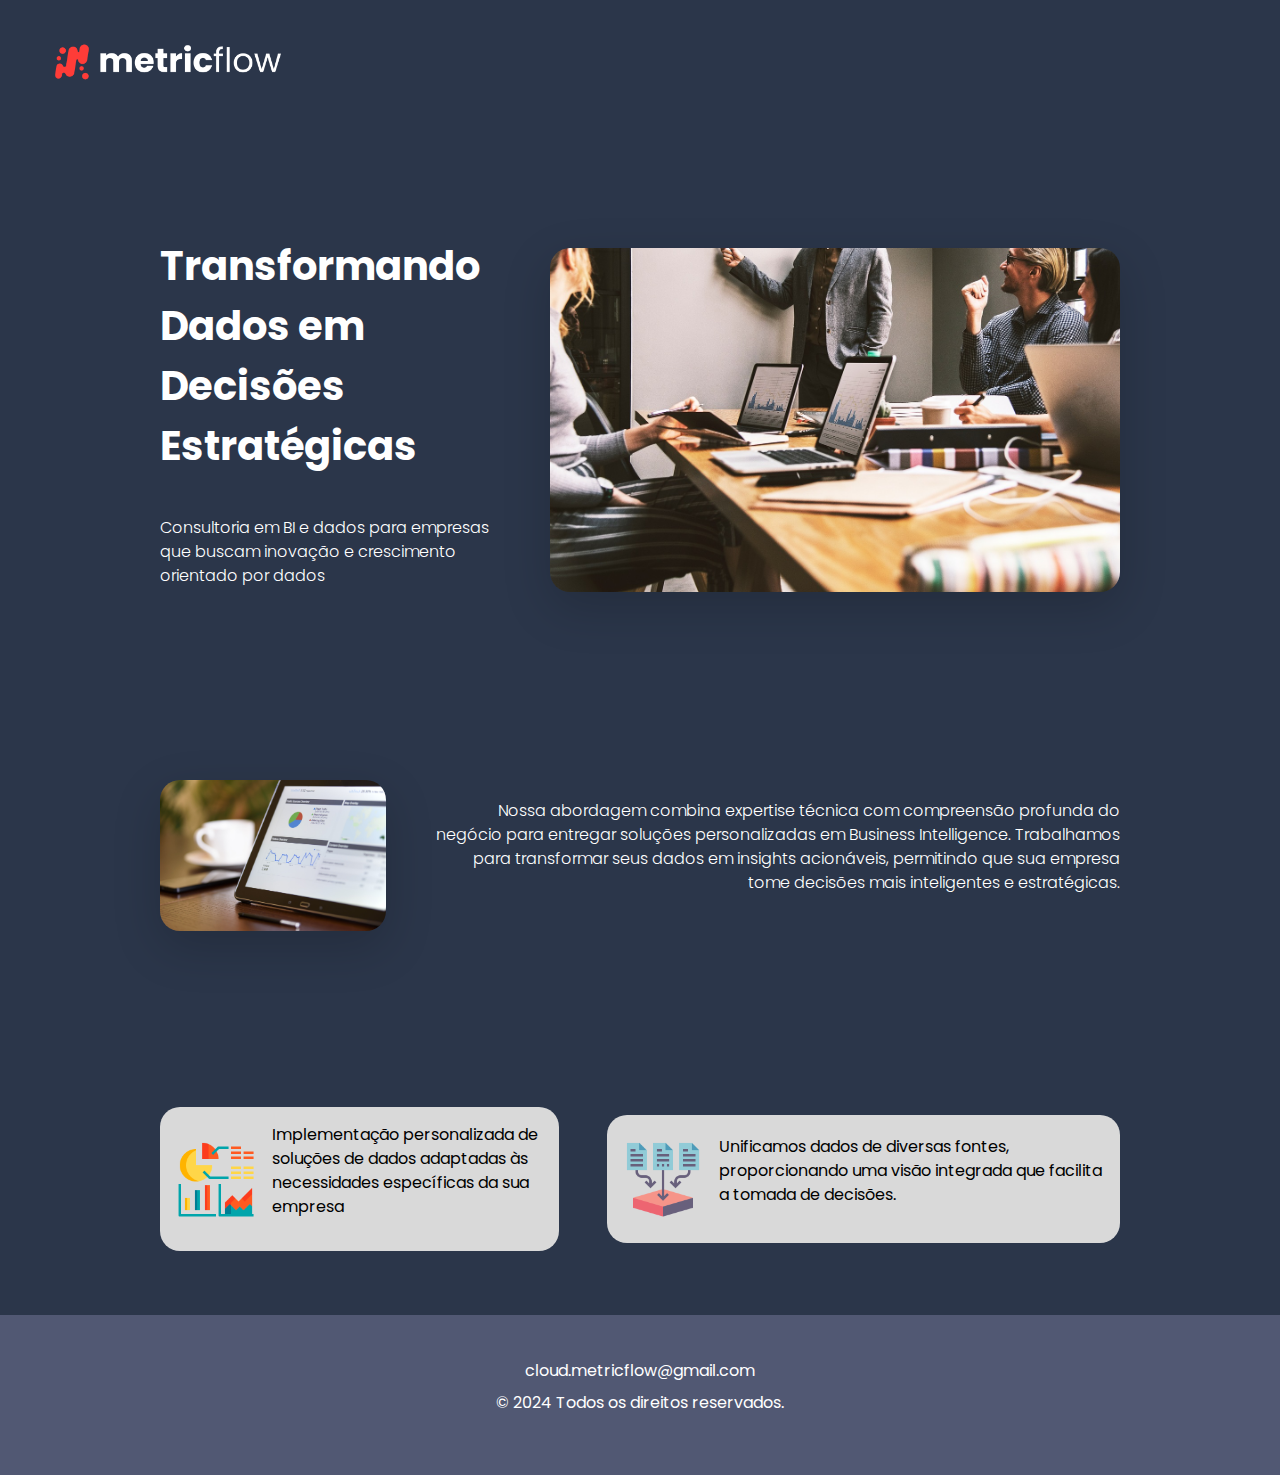
<file: index.html>
<!DOCTYPE html>
<html lang="pt-br">
<head>
    <meta charset="UTF-8">
    <meta name="viewport" content="width=device-width, initial-scale=1.0">
    <link rel="stylesheet" type="text/css" href="./styles/styles.css">
    <link rel="icon" href="./assets/favicon.ico" type="image/png">

    <link rel="preconnect" href="https://fonts.googleapis.com">
    <link rel="preconnect" href="https://fonts.gstatic.com" crossorigin>
    <link href="https://fonts.googleapis.com/css2?family=Poppins:wght@400;500;600;700&display=swap" rel="stylesheet">

    <title>Metricflow</title>

    <!-- Bootstrap CSS -->
    <link href="https://cdn.jsdelivr.net/npm/bootstrap@5.3.3/dist/css/bootstrap.min.css" rel="stylesheet">
</head>
<body>

<header class="navebar">
    <a href="">
        <img src="./assets/logotipo-branco.png" alt="Logo" />
    </a>
</header>
<main>
    <!-- Primeira seção -->
    <div class="content-wrapper">
        <div class="left-column">
            <div class="text-box">
                <h1 class="display-4 fw-bold text-white">Transformando Dados em Decisões Estratégicas</h1>
                <p class="lead text-white">Consultoria em BI e dados para empresas que buscam inovação e crescimento orientado por dados</p>
            </div>
        </div>
        
        <div class="right-column">
            <div class="image-container">
                <img src="./assets/img-escritorio.jpg" alt="Descrição da imagem" class="img-fluid shadow-lg">
            </div>
        </div>
    </div>

    <!-- Segunda seção -->
    <div class="content-wrapper">
        <div class="left-column">
            <div class="image-container">
                <img src="./assets/img2.jpg" alt="Visualização de dados" class="img-fluid shadow-lg">
            </div>
        </div>
        
        <div class="right-column">
            <div class="right-column-large">
                <p class="lead text-white">Nossa abordagem combina expertise técnica com compreensão profunda do negócio para entregar soluções personalizadas em Business Intelligence. Trabalhamos para transformar seus dados em insights acionáveis, permitindo que sua empresa tome decisões mais inteligentes e estratégicas.</p>
            </div>
        </div>
    </div>

    <!-- Terceira seção -->
    <div class="content-wrapper">
        <div class="left-column">
            <div class="feature-box">
                <div class="feature-content">
                    <img src="./assets/analysis.png" alt="Ícone de implementação">
                    <p>Implementação personalizada de soluções de dados adaptadas às necessidades específicas da sua empresa</p>
                </div>
            </div>
        </div>
        
        <div class="right-column">
            <div class="feature-box">
                <div class="feature-content d-flex align-items-center">
                    <img src="./assets/data-collection.png" alt="Ícone de unificação de dados">
                    <p>Unificamos dados de diversas fontes, proporcionando uma visão integrada que facilita a tomada de decisões.</p>
                </div>
            </div>
        </div>
    </div>

</main>

<footer>
    <div class="footer-content">
        <a href="mailto:cloud.metricflow@gmail.com">cloud.metricflow@gmail.com</a>
        <p>&copy; 2024 Todos os direitos reservados.</p>
    </div>

</footer>

<!-- Bootstrap JS e Popper.js (necessário para alguns componentes do Bootstrap) -->
<script src="https://cdn.jsdelivr.net/npm/bootstrap@5.3.3/dist/js/bootstrap.bundle.min.js"></script>

</body>
</html>
</file>
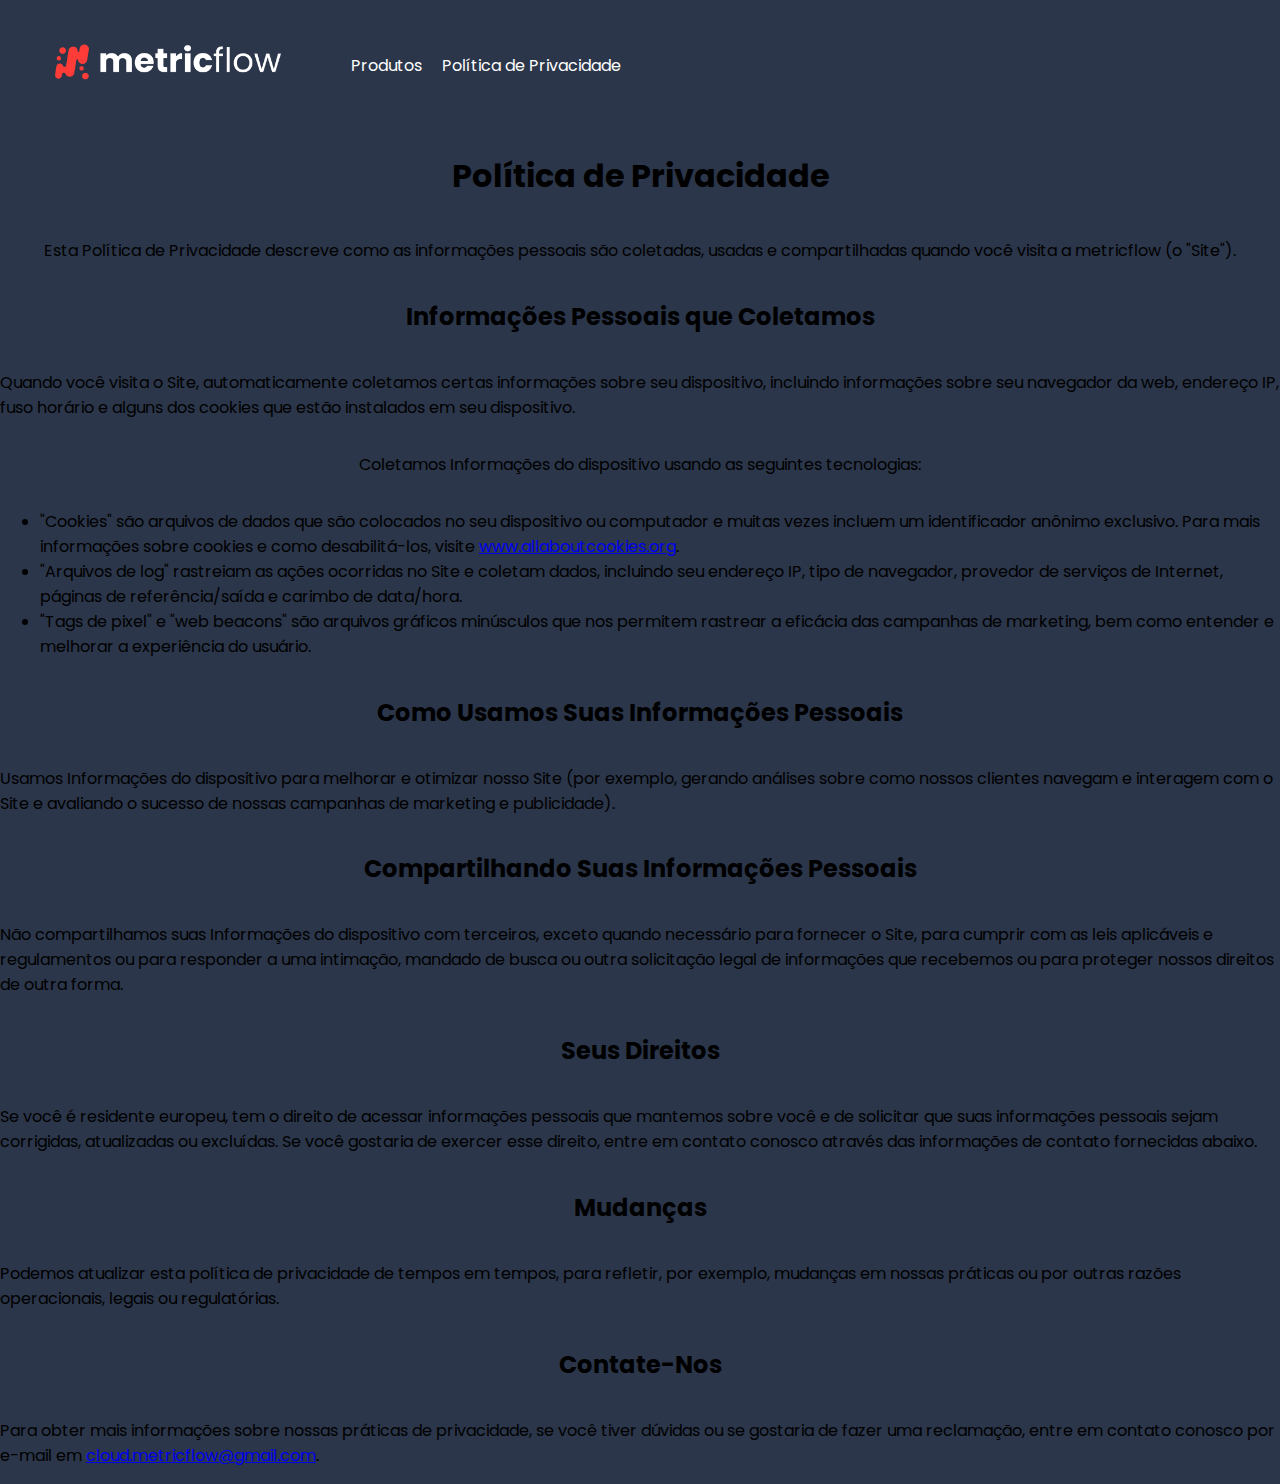
<file: privace-policy.html>
<!DOCTYPE html>
<html lang="pt-br">
    <head>
        <meta charset="UTF-8" />
        <meta name="viewport" content="width=device-width, initial-scale=1.0" />
        <link
            rel="stylesheet"
            type="text/css"
            href="./styles/styles.css"
        />

        <link rel="preconnect" href="https://fonts.googleapis.com">
        <link rel="preconnect" href="https://fonts.gstatic.com" crossorigin>
        <link href="https://fonts.googleapis.com/css2?family=Poppins:wght@400;500;600;700&display=swap" rel="stylesheet">   

        <title>Política de Privacidade</title>
    </head>
    <body>
        <header class="navebar">
            <a href="index.html">
                    <img src="./assets/logotipo-branco.png" alt="Logo" />
            </a>
            <nav>
                <ul>
                    <li><a href="produtos.html">Produtos</a></li>
                    <li><a href="">Política de Privacidade</a></li>
                </ul>
            </nav>
        </header>
        <main>
            <h1>Política de Privacidade</h1>

            <p>
                Esta Política de Privacidade descreve como as informações
                pessoais são coletadas, usadas e compartilhadas quando você
                visita
                <span> a metricflow</span> (o "Site").
            </p>

            <h2>Informações Pessoais que Coletamos</h2>

            <p>
                Quando você visita o Site, automaticamente coletamos certas
                informações sobre seu dispositivo, incluindo informações sobre
                seu navegador da web, endereço IP, fuso horário e alguns dos
                cookies que estão instalados em seu dispositivo.
            </p>

            <p>
                Coletamos Informações do dispositivo usando as seguintes
                tecnologias:
            </p>

            <ul>
                <li>
                    "Cookies" são arquivos de dados que são colocados no seu
                    dispositivo ou computador e muitas vezes incluem um
                    identificador anônimo exclusivo. Para mais informações sobre
                    cookies e como desabilitá-los, visite
                    <a href="http://www.allaboutcookies.org"
                        >www.allaboutcookies.org</a
                    >.
                </li>
                <li>
                    "Arquivos de log" rastreiam as ações ocorridas no Site e
                    coletam dados, incluindo seu endereço IP, tipo de navegador,
                    provedor de serviços de Internet, páginas de
                    referência/saída e carimbo de data/hora.
                </li>
                <li>
                    "Tags de pixel" e "web beacons" são arquivos gráficos
                    minúsculos que nos permitem rastrear a eficácia das
                    campanhas de marketing, bem como entender e melhorar a
                    experiência do usuário.
                </li>
            </ul>

            <h2>Como Usamos Suas Informações Pessoais</h2>

            <p>
                Usamos Informações do dispositivo para melhorar e otimizar nosso
                Site (por exemplo, gerando análises sobre como nossos clientes
                navegam e interagem com o Site e avaliando o sucesso de nossas
                campanhas de marketing e publicidade).
            </p>

            <h2>Compartilhando Suas Informações Pessoais</h2>

            <p>
                Não compartilhamos suas Informações do dispositivo com
                terceiros, exceto quando necessário para fornecer o Site, para
                cumprir com as leis aplicáveis e regulamentos ou para responder
                a uma intimação, mandado de busca ou outra solicitação legal de
                informações que recebemos ou para proteger nossos direitos de
                outra forma.
            </p>

            <h2>Seus Direitos</h2>

            <p>
                Se você é residente europeu, tem o direito de acessar
                informações pessoais que mantemos sobre você e de solicitar que
                suas informações pessoais sejam corrigidas, atualizadas ou
                excluídas. Se você gostaria de exercer esse direito, entre em
                contato conosco através das informações de contato fornecidas
                abaixo.
            </p>

            <h2>Mudanças</h2>

            <p>
                Podemos atualizar esta política de privacidade de tempos em
                tempos, para refletir, por exemplo, mudanças em nossas práticas
                ou por outras razões operacionais, legais ou regulatórias.
            </p>

            <h2>Contate-Nos</h2>

            <p>
                Para obter mais informações sobre nossas práticas de
                privacidade, se você tiver dúvidas ou se gostaria de fazer uma
                reclamação, entre em contato conosco por e-mail em
                <a href="mailto:cloud.metricflow@gmail.com"
                    >cloud.metricflow@gmail.com</a
                >.
            </p>
        </main>
    </body>
</html>
</file>
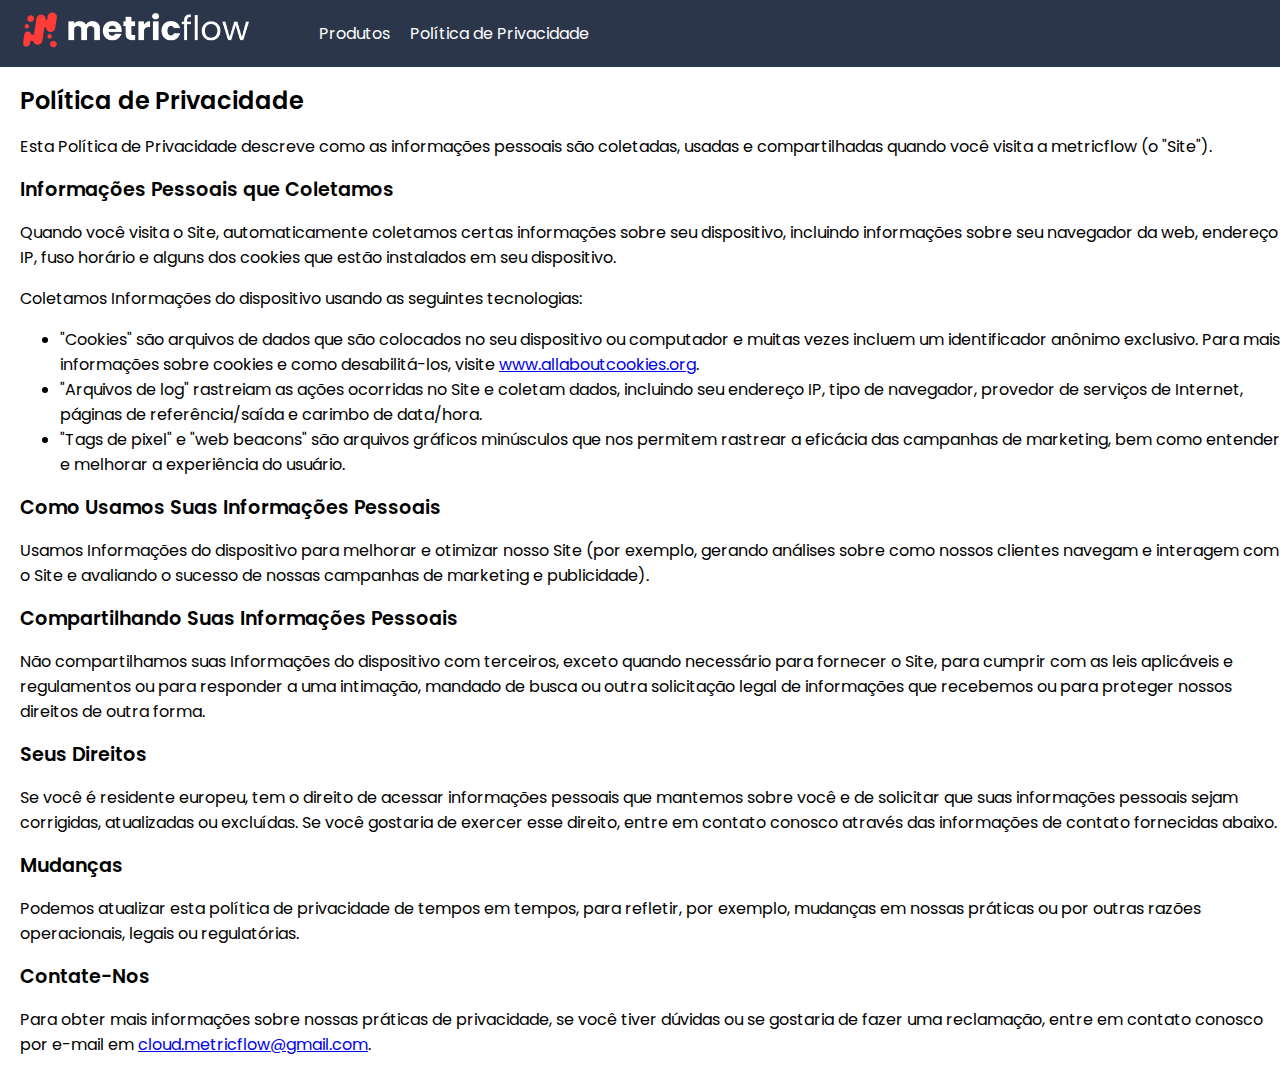
<file: templates/privace-policy.html>
<!DOCTYPE html>
<html lang="pt-br">
    <head>
        <meta charset="UTF-8" />
        <meta name="viewport" content="width=device-width, initial-scale=1.0" />
        <link
            rel="stylesheet"
            type="text/css"
            href="/templates/styles/styles.css"
        />

        <link rel="preconnect" href="https://fonts.googleapis.com">
        <link rel="preconnect" href="https://fonts.gstatic.com" crossorigin>
        <link href="https://fonts.googleapis.com/css2?family=Poppins:wght@400;500;600;700&display=swap" rel="stylesheet">   

        <title>Política de Privacidade</title>
    </head>
    <body>
        <header class="navebar">
            <a href="/">
                    <img src="/templates/assets/logotipo-branco.png" alt="Logo" />
            </a>
            <nav>
                <ul>
                    <li><a href="/produtos">Produtos</a></li>
                    <li>
                        <a href="/privace-policy">Política de Privacidade</a>
                    </li>
                </ul>
            </nav>
        </header>
        <main>
            <h1>Política de Privacidade</h1>

            <p>
                Esta Política de Privacidade descreve como as informações
                pessoais são coletadas, usadas e compartilhadas quando você
                visita
                <span> a metricflow</span> (o "Site").
            </p>

            <h2>Informações Pessoais que Coletamos</h2>

            <p>
                Quando você visita o Site, automaticamente coletamos certas
                informações sobre seu dispositivo, incluindo informações sobre
                seu navegador da web, endereço IP, fuso horário e alguns dos
                cookies que estão instalados em seu dispositivo.
            </p>

            <p>
                Coletamos Informações do dispositivo usando as seguintes
                tecnologias:
            </p>

            <ul>
                <li>
                    "Cookies" são arquivos de dados que são colocados no seu
                    dispositivo ou computador e muitas vezes incluem um
                    identificador anônimo exclusivo. Para mais informações sobre
                    cookies e como desabilitá-los, visite
                    <a href="http://www.allaboutcookies.org"
                        >www.allaboutcookies.org</a
                    >.
                </li>
                <li>
                    "Arquivos de log" rastreiam as ações ocorridas no Site e
                    coletam dados, incluindo seu endereço IP, tipo de navegador,
                    provedor de serviços de Internet, páginas de
                    referência/saída e carimbo de data/hora.
                </li>
                <li>
                    "Tags de pixel" e "web beacons" são arquivos gráficos
                    minúsculos que nos permitem rastrear a eficácia das
                    campanhas de marketing, bem como entender e melhorar a
                    experiência do usuário.
                </li>
            </ul>

            <h2>Como Usamos Suas Informações Pessoais</h2>

            <p>
                Usamos Informações do dispositivo para melhorar e otimizar nosso
                Site (por exemplo, gerando análises sobre como nossos clientes
                navegam e interagem com o Site e avaliando o sucesso de nossas
                campanhas de marketing e publicidade).
            </p>

            <h2>Compartilhando Suas Informações Pessoais</h2>

            <p>
                Não compartilhamos suas Informações do dispositivo com
                terceiros, exceto quando necessário para fornecer o Site, para
                cumprir com as leis aplicáveis e regulamentos ou para responder
                a uma intimação, mandado de busca ou outra solicitação legal de
                informações que recebemos ou para proteger nossos direitos de
                outra forma.
            </p>

            <h2>Seus Direitos</h2>

            <p>
                Se você é residente europeu, tem o direito de acessar
                informações pessoais que mantemos sobre você e de solicitar que
                suas informações pessoais sejam corrigidas, atualizadas ou
                excluídas. Se você gostaria de exercer esse direito, entre em
                contato conosco através das informações de contato fornecidas
                abaixo.
            </p>

            <h2>Mudanças</h2>

            <p>
                Podemos atualizar esta política de privacidade de tempos em
                tempos, para refletir, por exemplo, mudanças em nossas práticas
                ou por outras razões operacionais, legais ou regulatórias.
            </p>

            <h2>Contate-Nos</h2>

            <p>
                Para obter mais informações sobre nossas práticas de
                privacidade, se você tiver dúvidas ou se gostaria de fazer uma
                reclamação, entre em contato conosco por e-mail em
                <a href="mailto:cloud.metricflow@gmail.com"
                    >cloud.metricflow@gmail.com</a
                >.
            </p>
        </main>
    </body>
</html>
</file>
<file: styles/styles.css>
* {
    font-family: 'Poppins', 'sans-serif';
}

body {
    margin: 0;
    padding: 0;
    background-color: #2b364a;
}

.navebar {
    margin: 2rem;
    padding: 10px 20px;
    display: flex;
    align-items: center;
}

.navebar img {
    height: 40px;
    margin-right: 20px;
}

.navebar a {
    margin: 0;
    padding: 0;
    text-decoration: none;
}

.navebar nav {
    margin-left: 50px;
}

.navebar ul {
    list-style-type: none;
    margin: 0;
    padding: 0;
    display: flex;
    justify-content: center;
}

.navebar ul li {
    display: inline;
    margin-right: 20px;
}

.navebar ul li a {
    color: white;
    text-decoration: none;
}

main {
    display: flex;
    flex-direction: column;
    justify-content: center;
    align-items: center;
}

.content-wrapper h1 {
    font-size: 2.5rem;
    font-weight: 700;
    line-height: 1.5;
}

.content-wrapper h2 {
    font-size: 1.2rem;
    font-weight: 600;
}

.content-wrapper p, main li {
    font-size: 1rem;
}

.content-wrapper {
    width: 80%;
    display: flex;
    padding: 2rem;
    margin-top: 5rem;
    margin-bottom: 2rem;
    gap: 3rem;
}

.left-column {
    display: flex;
    flex-direction: column;
    justify-content: center;
    width: 80%;
}

.text-box {
    display: flex;
    flex-direction: column;
    justify-content: center;
    gap: 2rem;
}

.image-container img {
    width: 100%;
    height: auto;
    border-radius: 20px;
    transition: transform 0.3s ease;
}

.image-container img:hover {
    transform: scale(1.02);
}

.right-column{
    display: flex;
    flex-direction: column;
    justify-content: center;
}

.right-column-large {
    text-align: right;
}

.feature-content {
    padding: 1rem;
    display: flex; 
    flex-direction: row;
    justify-content: space-between;
    gap: 1rem;
    min-height: 8rem;
    background-color: #D9D9D9;
    border-radius: 20px;
    align-items: center;
}

.feature-box {
    display: flex; 
    align-items: center; 
    flex-direction: row;
    justify-content: center;
}

.feature-content p {
    color: black;
}

.feature-content img {
    width: 5rem; height: auto;
    
}

.feature-content img:hover {
    transform: scale(1.08);
}

footer {
    background-color: #515873;
    min-height: 10rem;
    display: flex; 
    align-items: center; 
    flex-direction: column;
    justify-content: center;
}

.footer-content {
    text-decoration: none;
    text-align: center;
    line-height: 2rem;
    color: white;
}

.footer-content a {
    text-decoration: none;
    color: white;
}

/* Sobrescrever estilos do Bootstrap para manter o tema escuro */
body, 
.bg-dark,
.navbar-dark {
    background-color: #2b364a !important;
}

/* Media query para telas menores que 768px (mobile) */
@media (max-width: 768px) {
    .content-wrapper {
        flex-direction: column; /* Muda a direção para coluna em telas menores */
        width: 100%; /* Ajusta a largura para 100% */
        padding: 1rem; /* Reduz o padding */
    }

    .left-column, .right-column {
        width: 100%; /* Ajusta a largura das colunas para 100% */
    }

    .navebar {
        flex-direction: column; /* Muda a direção da navbar para coluna */
        align-items: flex-start; /* Alinha os itens à esquerda */
    }

    .navebar nav {
        margin-left: 0; /* Remove a margem esquerda */
    }

    .navebar ul {
        flex-direction: column; /* Muda a direção da lista para coluna */
    }

    .navebar ul li {
        margin-right: 0; /* Remove a margem direita */
        margin-bottom: 10px; /* Adiciona margem inferior */
    }

    .footer-content {
        font-size: 0.9rem; /* Ajusta o tamanho da fonte no footer */
    }
}

/* Media query para telas maiores que 768px (desktop) */
@media (min-width: 769px) {
    .content-wrapper {
        flex-direction: row; /* Mantém a direção para linha em telas maiores */
    }
}
</file>
<file: templates/styles/styles.css>
* {
    font-family: 'Poppins', 'sans-serif';
}
body {
    margin: 0;
    padding: 0;
}
.navebar {
    background-color: #2b364a;
    color: white;
    padding: 10px 20px;
    display: flex;
    align-items: center;
}
.navebar img {
    height: 40px;
    margin-right: 20px;
}
.navebar a {
    margin: 0;
    padding: 0;
    border-color: red;
}
.navebar nav {
    margin-left: 50px;
}
.navebar ul {
    list-style-type: none;
    margin: 0;
    padding: 0;
    display: flex;
    justify-content: center;
}
.navebar ul li {
    display: inline;
    margin-right: 20px;
}
.navebar ul li a {
    color: white;
    text-decoration: none;
}

.container {
    background-color: #21a3a3;
}

main {
    margin-left: 20px;
}

main h1 {
    font-size: 1.5rem;
    font-weight: 600;
}
main h2 {
    font-size: 1.2rem;
    font-weight: 600;
}

main p, main li {
    font-size: 1rem;
}
</file>
